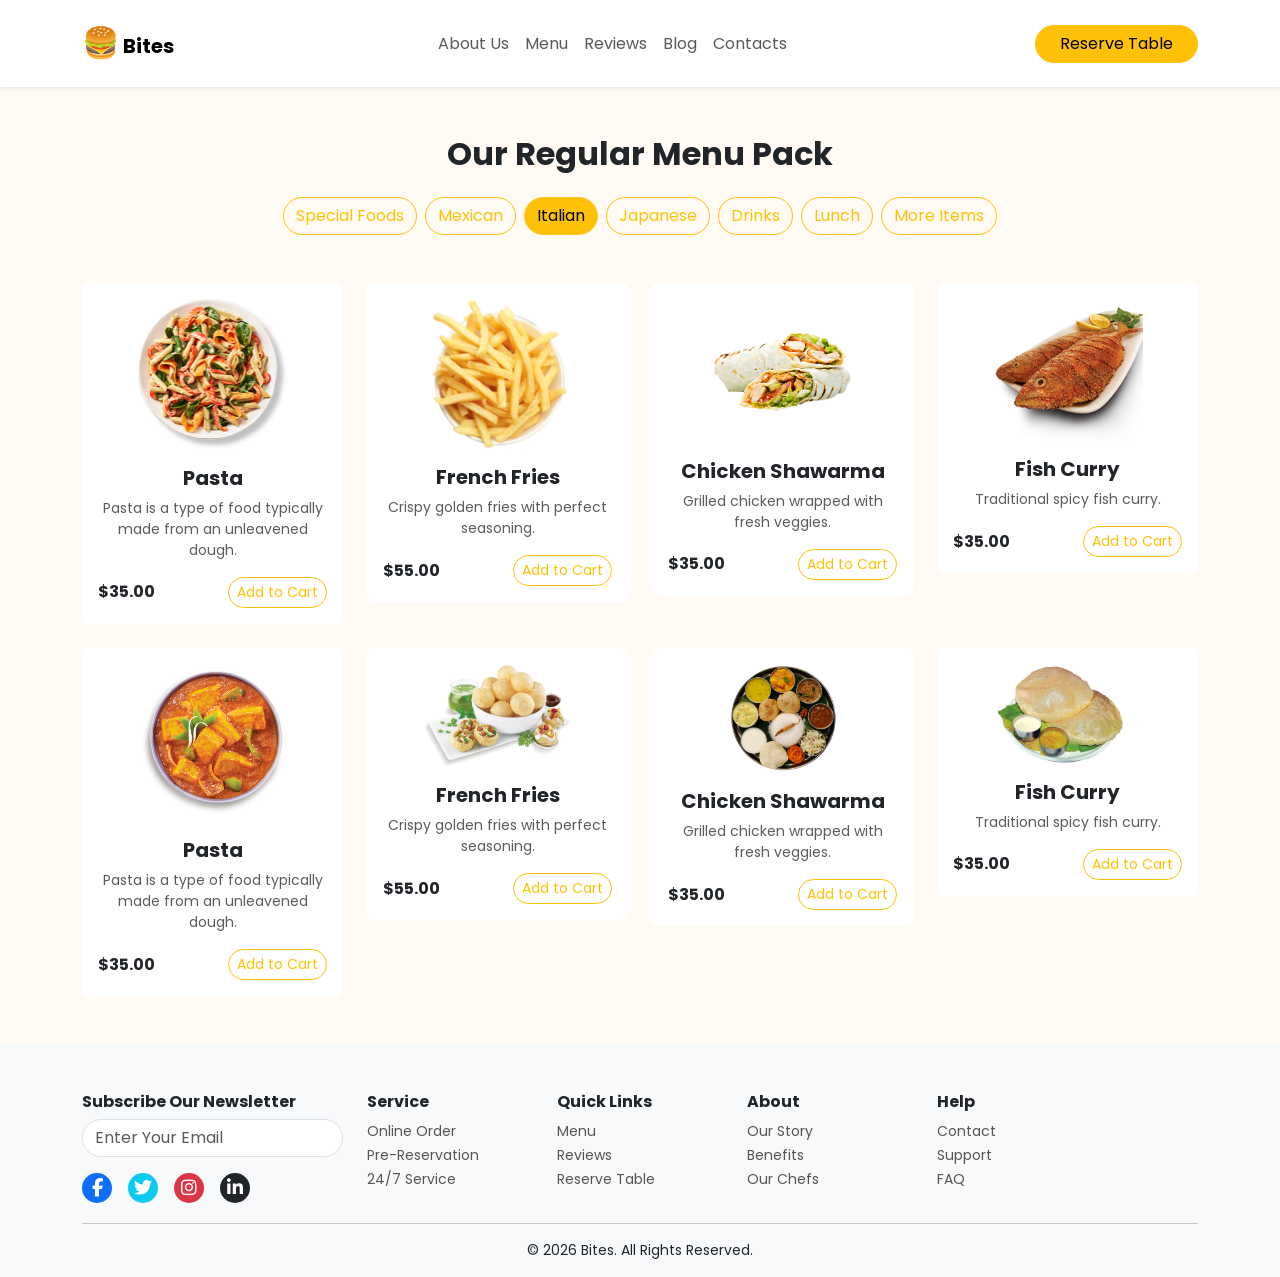
<file: Bootstrap exam/index.html>
<!DOCTYPE html>
<html lang="en">

<head>
    <meta charset="UTF-8">
    <meta name="viewport" content="width=device-width, initial-scale=1">
    <title>Food Menu</title>

    <link href="https://cdn.jsdelivr.net/npm/bootstrap@5.3.2/dist/css/bootstrap.min.css" rel="stylesheet">

    <link href="https://fonts.googleapis.com/css2?family=Poppins:wght@400;600;700&display=swap" rel="stylesheet">

    <link rel="stylesheet" href="https://cdnjs.cloudflare.com/ajax/libs/font-awesome/6.4.0/css/all.min.css">


    <link rel="stylesheet" href="style.css">

</head>

<body>

    <nav class="navbar navbar-expand-lg bg-white shadow-sm py-3">
        <div class="container">
            <a class="navbar-brand fw-bold" href="#"><span class="vadapau">🍔</span> Bites</a>

            <button class="navbar-toggler" data-bs-toggle="collapse" data-bs-target="#navMenu">
                <span class="navbar-toggler-icon"></span>
            </button>

            <div class="collapse navbar-collapse" id="navMenu">
                <ul class="navbar-nav mx-auto mb-2 mb-lg-0">
                    <li class="nav-item"><a class="nav-link" href="#">About Us</a></li>
                    <li class="nav-item"><a class="nav-link" href="#">Menu</a></li>
                    <li class="nav-item"><a class="nav-link" href="#">Reviews</a></li>
                    <li class="nav-item"><a class="nav-link" href="#">Blog</a></li>
                    <li class="nav-item"><a class="nav-link" href="#">Contacts</a></li>
                </ul>
                <a href="#" class="btn btn-warning rounded-pill px-4  btnhover">Reserve Table</a>
            </div>
        </div>
    </nav>
        
    <section class="py-5">
        <div class="container text-center">

            <h2 class="fw-bold mb-4">Our Regular Menu Pack</h2>

            
            <div class="d-flex flex-wrap justify-content-center gap-2 mb-5">
                <a href="index.html" class="text-decoration-none text-warning"><button class="btn btn-outline-warning rounded-pill category-btn">Special Foods</button></a>

                <a href="index.html" class="text-decoration-none text-warning"><button class="btn btn-outline-warning rounded-pill category-btn">Mexican</button></a>

                <a href="index.html" class="text-decoration-none text-warning"><button class="btn btn-warning rounded-pill category-btn active">Italian</button></a>

                <a href="index.html" class="text-decoration-none text-warning"><button class="btn btn-outline-warning rounded-pill category-btn">Japanese</button></a>

                <a href="index.html" class="text-decoration-none text-warning"><button class="btn btn-outline-warning rounded-pill category-btn">Drinks</button></a>
                
                <a href="index.html" class="text-decoration-none text-warning"><button class="btn btn-outline-warning rounded-pill category-btn">Lunch</button></a>

                <a href="index.html" class="text-decoration-none text-warning"><button class="btn btn-outline-warning rounded-pill category-btn">More Items</button></a>
            </div>

            
            <div class="row g-4">

                
                <div class="col-lg-3 col-md-6">
                    <div class="card menu-card border-0 p-3">
                        <img src="3.img/pngegg.png" class="img-fluid mx-auto" width="150">
                        <h5 class="fw-bold mt-3">Pasta</h5>
                        <p class="text-muted small">Pasta is a type of food typically made from an unleavened dough.</p>
                        <div class="d-flex justify-content-between align-items-center">
                            <span class="fw-bold">$35.00</span>
                            <button class="btn btn-outline-warning btn-sm rounded-pill btn-cart">Add to Cart</button>
                        </div>
                    </div>
                </div>

                <div class="col-lg-3 col-md-6">
                    <div class="card menu-card border-0 p-3">
                        <img src="3.img/pngegg 2.png" class="img-fluid mx-auto" width="150">
                        <h5 class="fw-bold mt-3">French Fries</h5>
                        <p class="text-muted small">Crispy golden fries with perfect seasoning.</p>
                        <div class="d-flex justify-content-between align-items-center">
                            <span class="fw-bold">$55.00</span>
                            <button class="btn btn-outline-warning btn-sm rounded-pill btn-cart">Add to Cart</button>
                        </div>
                    </div>
                </div>

                <div class="col-lg-3 col-md-6">
                    <div class="card menu-card border-0 p-3">
                        <img src="3.img/pngegg 3.png" class="img-fluid mx-auto" width="150">
                        <h5 class="fw-bold mt-3">Chicken Shawarma</h5>
                        <p class="text-muted small">Grilled chicken wrapped with fresh veggies.</p>
                        <div class="d-flex justify-content-between align-items-center">
                            <span class="fw-bold">$35.00</span>
                            <button class="btn btn-outline-warning btn-sm rounded-pill btn-cart">Add to Cart</button>
                        </div>
                    </div>
                </div>

                <div class="col-lg-3 col-md-6">
                    <div class="card menu-card border-0 p-3">
                        <img src="3.img/pngegg 4.png" class="img-fluid mx-auto" width="150">
                        <h5 class="fw-bold mt-3">Fish Curry</h5>
                        <p class="text-muted small">Traditional spicy fish curry.</p>
                        <div class="d-flex justify-content-between align-items-center">
                            <span class="fw-bold">$35.00</span>
                            <button class="btn btn-outline-warning btn-sm rounded-pill btn-cart">Add to Cart</button>
                        </div>
                    </div>
                </div>
                <div class="col-lg-3 col-md-6">
                    <div class="card menu-card border-0 p-3">
                        <img src="3.img/pngegg 5.png" class="img-fluid mx-auto" width="150">
                        <h5 class="fw-bold mt-3">Pasta</h5>
                        <p class="text-muted small">Pasta is a type of food typically made from an unleavened dough.</p>
                        <div class="d-flex justify-content-between align-items-center">
                            <span class="fw-bold">$35.00</span>
                            <button class="btn btn-outline-warning btn-sm rounded-pill btn-cart">Add to Cart</button>
                        </div>
                    </div>
                </div>

                <div class="col-lg-3 col-md-6">
                    <div class="card menu-card border-0 p-3">
                        <img src="3.img/pngegg 6.png" class="img-fluid mx-auto" width="150">
                        <h5 class="fw-bold mt-3">French Fries</h5>
                        <p class="text-muted small">Crispy golden fries with perfect seasoning.</p>
                        <div class="d-flex justify-content-between align-items-center">
                            <span class="fw-bold">$55.00</span>
                            <button class="btn btn-outline-warning btn-sm rounded-pill btn-cart">Add to Cart</button>
                        </div>
                    </div>
                </div>

                <div class="col-lg-3 col-md-6">
                    <div class="card menu-card border-0 p-3">
                        <img src="3.img/pngegg 7.png" class="img-fluid mx-auto" width="150">
                        <h5 class="fw-bold mt-3">Chicken Shawarma</h5>
                        <p class="text-muted small">Grilled chicken wrapped with fresh veggies.</p>
                        <div class="d-flex justify-content-between align-items-center">
                            <span class="fw-bold">$35.00</span>
                            <button class="btn btn-outline-warning btn-sm rounded-pill btn-cart">Add to Cart</button>
                        </div>
                    </div>
                </div>

                <div class="col-lg-3 col-md-6">
                    <div class="card menu-card border-0 p-3">
                        <img src="3.img/pngegg 8.png" class="img-fluid mx-auto" width="150">
                        <h5 class="fw-bold mt-3">Fish Curry</h5>
                        <p class="text-muted small">Traditional spicy fish curry.</p>
                        <div class="d-flex justify-content-between align-items-center">
                            <span class="fw-bold">$35.00</span>
                            <button class="btn btn-outline-warning btn-sm rounded-pill btn-cart">Add to Cart</button>
                        </div>
                    </div>
                </div>

            </div>
        </div>
    </section>


    <footer class="bg-light pt-5">
        <div class="container">
            <div class="row gy-4">


                <div class="col-lg-3 col-md-6">
                    <h6 class="fw-bold">Subscribe Our Newsletter</h6>
                    <input type="email" class="form-control rounded-pill my-2" placeholder="Enter Your Email">

                    <div class="d-flex gap-3 mt-3">
                        <a href="#" class="social-icon bg-primary text-white"><i class="fab fa-facebook-f"></i></a>
                        <a href="#" class="social-icon bg-info text-white"><i class="fab fa-twitter"></i></a>
                        <a href="#" class="social-icon bg-danger text-white"><i class="fab fa-instagram"></i></a>
                        <a href="#" class="social-icon bg-dark text-white"><i class="fab fa-linkedin-in"></i></a>
                    </div>

                </div>


                <div class="col-lg-2 col-md-6">
                    <h6 class="fw-bold">Service</h6>
                    <ul class="list-unstyled footer-links">
                        <li><a href="#">Online Order</a></li>
                        <li><a href="#">Pre-Reservation</a></li>
                        <li><a href="#">24/7 Service</a></li>
                    </ul>
                </div>


                <div class="col-lg-2 col-md-6">
                    <h6 class="fw-bold">Quick Links</h6>
                    <ul class="list-unstyled footer-links">
                        <li><a href="#">Menu</a></li>
                        <li><a href="#">Reviews</a></li>
                        <li><a href="#">Reserve Table</a></li>
                    </ul>
                </div>


                <div class="col-lg-2 col-md-6">
                    <h6 class="fw-bold">About</h6>
                    <ul class="list-unstyled footer-links">
                        <li><a href="#">Our Story</a></li>
                        <li><a href="#">Benefits</a></li>
                        <li><a href="#">Our Chefs</a></li>
                    </ul>
                </div>


                <div class="col-lg-2 col-md-6">
                    <h6 class="fw-bold">Help</h6>
                    <ul class="list-unstyled footer-links">
                        <li><a href="#">Contact</a></li>
                        <li><a href="#">Support</a></li>
                        <li><a href="#">FAQ</a></li>
                    </ul>
                </div>

            </div>

            <hr>
            <p class="text-center small mb-0 pb-3">
                © 2026 Bites. All Rights Reserved.
            </p>
        </div>
    </footer>



    <script src="https://cdn.jsdelivr.net/npm/bootstrap@5.3.2/dist/js/bootstrap.bundle.min.js"></script>

</body>

</html>
</file>
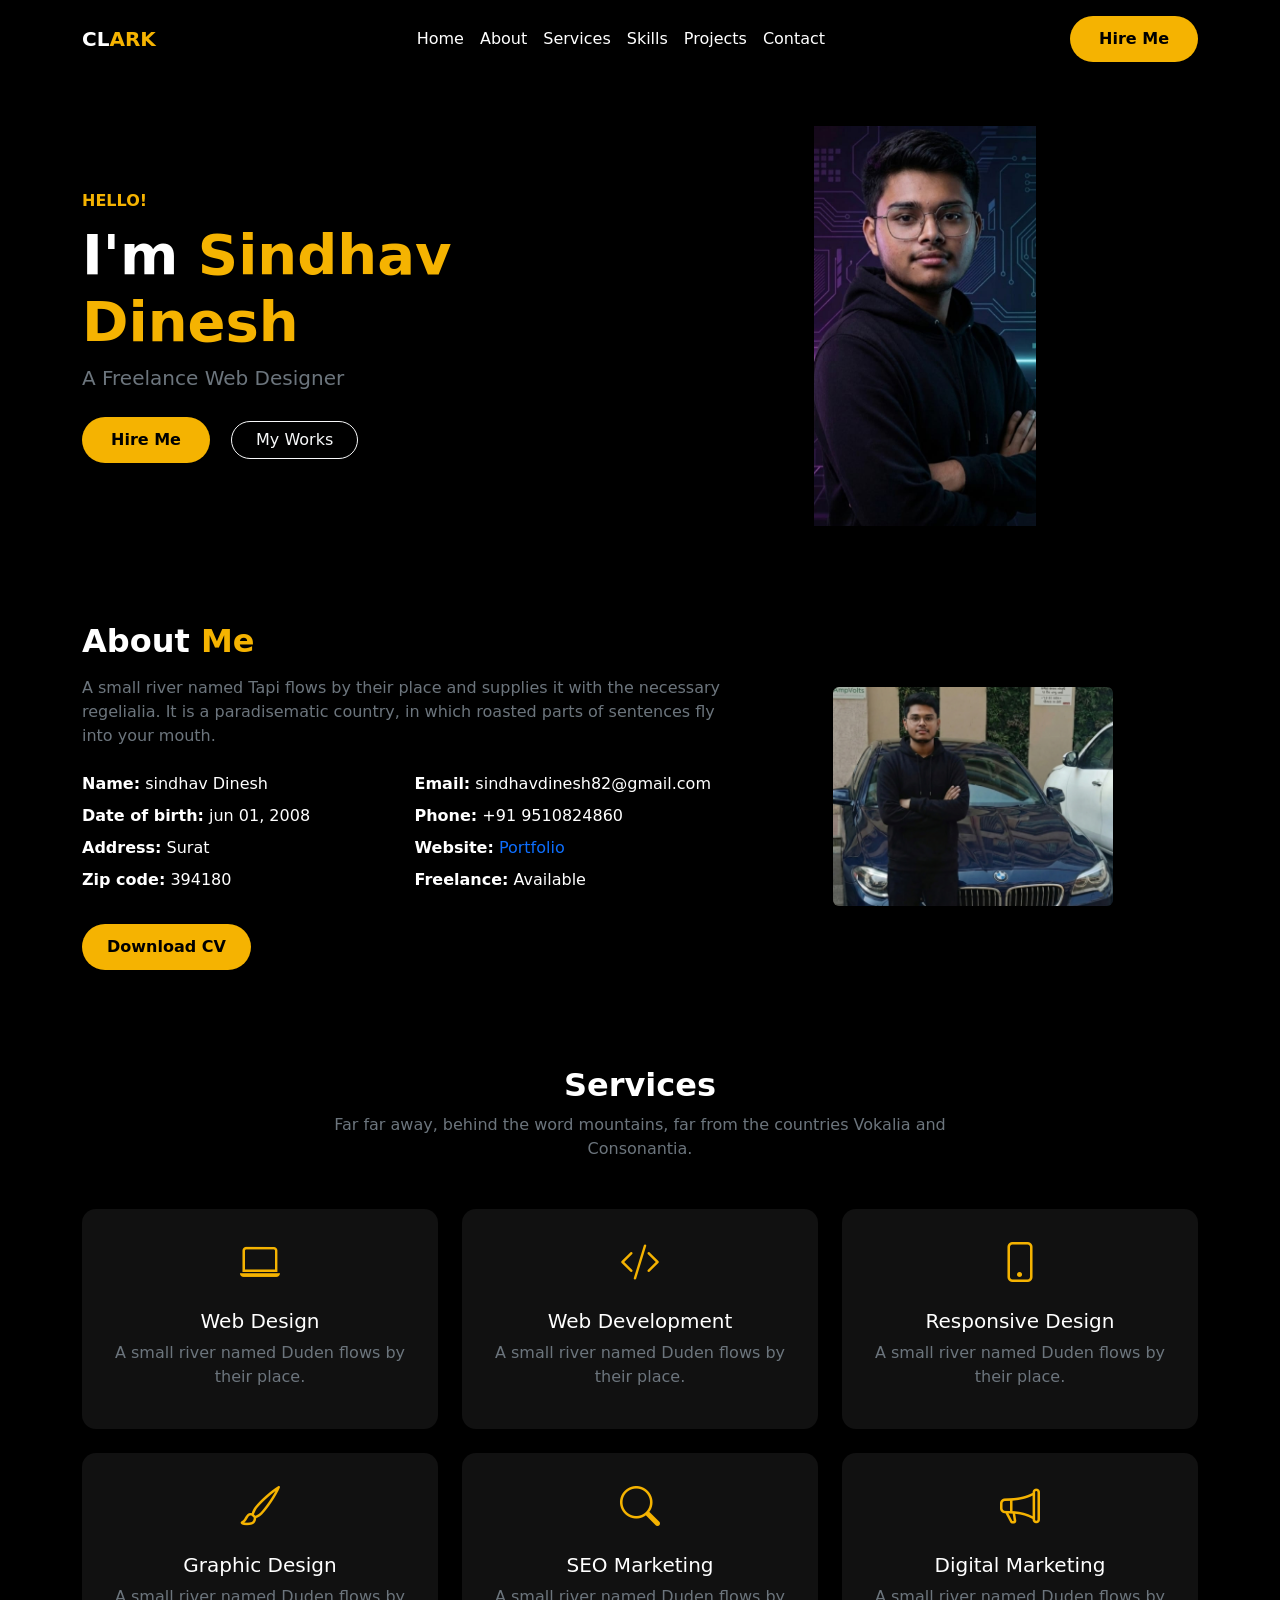
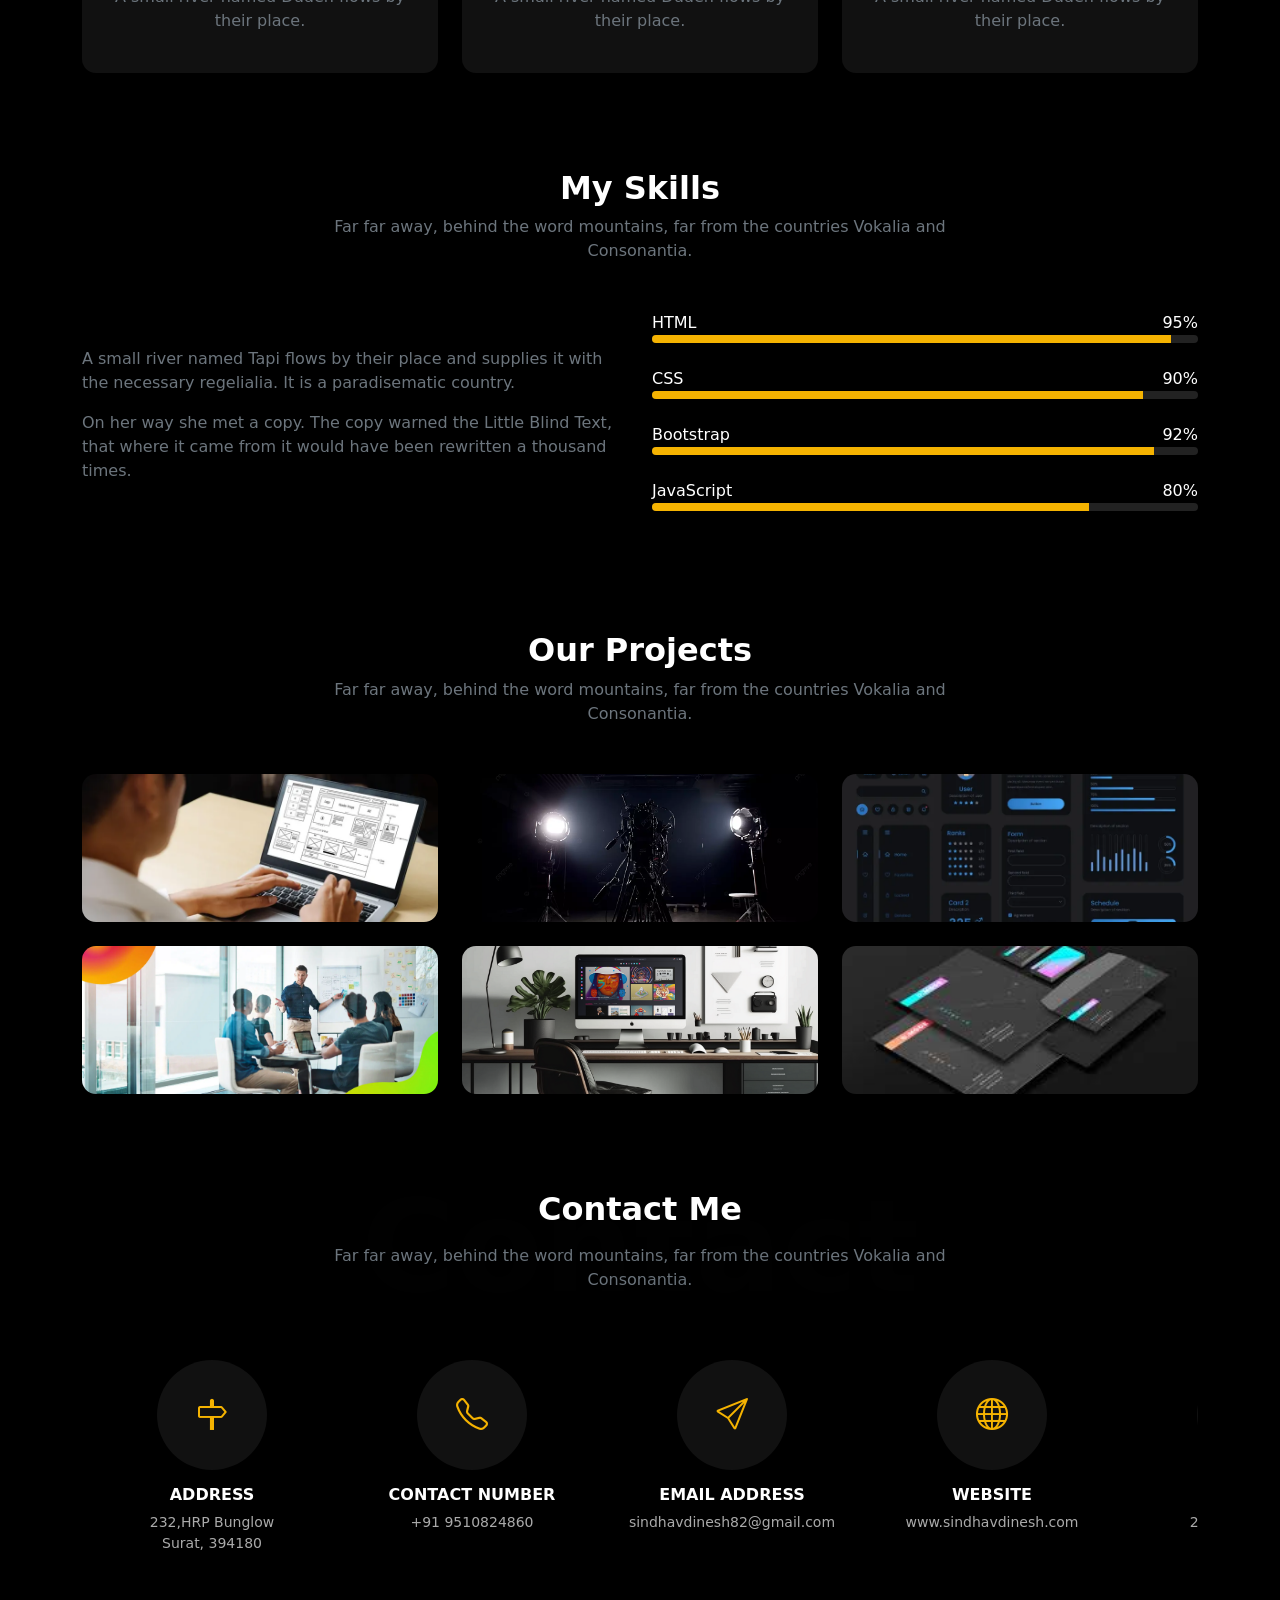
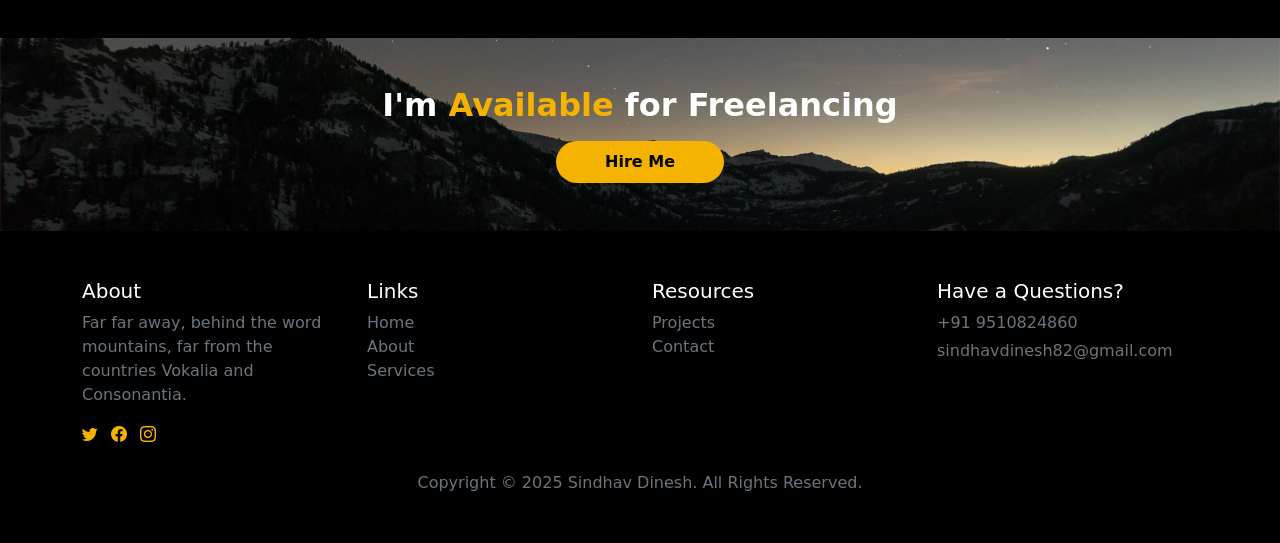
<file: Bootstrap portfolio min/html/index.html>
<!DOCTYPE html>
<html lang="en">

<head>
    <meta charset="UTF-8">
    <title>Project 2</title>
    <meta name="viewport" content="width=device-width, initial-scale=1">


    <link href="https://cdn.jsdelivr.net/npm/bootstrap@5.3.3/dist/css/bootstrap.min.css" rel="stylesheet">
    <link href="https://cdn.jsdelivr.net/npm/bootstrap-icons/font/bootstrap-icons.css" rel="stylesheet">

    <link rel="stylesheet" href="../css/one.css">

</head>

<body>


    <nav class="navbar navbar-expand-lg navbar-dark py-3" id="home">
        <div class="container">
            <a class="navbar-brand fw-bold" href="index.html">
                CL<span class="text-yellow">ARK</span>
            </a>

            <button class="navbar-toggler" type="button" data-bs-toggle="collapse" data-bs-target="#menu">
                <span class="navbar-toggler-icon"></span>
            </button>

            <div class="collapse navbar-collapse justify-content-center" id="menu">
                <ul class="navbar-nav mb-2 mb-lg-0">
                    <li class="nav-item"><a class="nav-link active" href="#home">Home</a></li>
                    <li class="nav-item"><a class="nav-link" href="#about">About</a></li>
                    <li class="nav-item"><a class="nav-link" href="#services">Services</a></li>
                    <li class="nav-item"><a class="nav-link" href="#skills">Skills</a></li>
                    <li class="nav-item"><a class="nav-link" href="#project">Projects</a></li>
                    <li class="nav-item"><a class="nav-link" href="#contact">Contact</a></li>
                </ul>
            </div>

            <a class="btn btn-yellow d-none d-lg-block">Hire Me</a>
        </div>
    </nav>


    <section class="container py-5">
        <div class="row align-items-center fade-up">


            <div class="col-lg-6">
                <span class="text-yellow fw-semibold">HELLO!</span>
                <h1 class="display-4 fw-bold mt-2">
                    I'm <span class="text-yellow">Sindhav Dinesh</span>
                </h1>
                <p class="text-secondary fs-5">
                    A Freelance Web Designer
                </p>

                <div class="mt-4">
                    <a class="btn btn-yellow me-3">Hire Me</a>
                    <a class="btn btn-outline-light rounded-pill px-4" href="#project">My Works</a>
                </div>
            </div>


            <div class="col-lg-6 text-center mt-5 mt-lg-0">
                <img src="../img/me.jpeg" class="img-fluid" style="max-height:400px;">
            </div>

        </div>
    </section>


    <section class="container py-5" id="about">
        <div class="row align-items-center fade-up">


            <div class="col-lg-5 text-center mb-4 mb-lg-0 order-last">
                <img src="../img/me2.png" class="img-fluid w-100 rounded" style="max-width: 280px;">
            </div>


            <div class="col-lg-7">

                <h2 class="fw-bold mb-3">
                    About <span class="text-yellow">Me</span>
                </h2>

                <p class="text-secondary mb-4">
                    A small river named Tapi flows by their place and supplies it with the
                    necessary regelialia. It is a paradisematic country, in which roasted
                    parts of sentences fly into your mouth.
                </p>


                <div class="row mb-4">
                    <div class="col-sm-6">
                        <p class="mb-2"><strong>Name:</strong> sindhav Dinesh</p>
                        <p class="mb-2"><strong>Date of birth:</strong> jun 01, 2008</p>
                        <p class="mb-2"><strong>Address:</strong> Surat</p>
                        <p class="mb-2"><strong>Zip code:</strong> 394180</p>
                    </div>

                    <div class="col-sm-6">
                        <p class="mb-2"><strong>Email:</strong> sindhavdinesh82@gmail.com</p>
                        <p class="mb-2"><strong>Phone:</strong> +91 9510824860</p>
                        <p class="mb-2"><strong>Website:</strong> <a href="index.html" class=" text-decoration-none"
                                target="_blank"> Portfolio</a></p>
                        <p class="mb-2"><strong>Freelance:</strong> Available</p>
                    </div>
                </div>


                <a href="#" class="btn btn-yellow px-4">Download CV</a>

            </div>
        </div>
    </section>


    <section class="container py-5" id="services">


        <div class="text-center mb-5 fade-up">
            <h2 class="fw-bold">Services</h2>
            <p class="text-secondary col-lg-7 mx-auto">
                Far far away, behind the word mountains, far from the countries
                Vokalia and Consonantia.
            </p>
        </div>


        <div class="row g-4">


            <div class="col-md-6 col-lg-4">
                <div class="service-card text-center p-4 fade-up h-100">
                    <i class="bi bi-laptop fs-1 text-yellow"></i>
                    <h5 class="mt-3">Web Design</h5>
                    <p class="text-secondary mt-2">
                        A small river named Duden flows by their place.
                    </p>
                </div>
            </div>


            <div class="col-md-6 col-lg-4">
                <div class="service-card text-center p-4 fade-up h-100">
                    <i class="bi bi-code-slash fs-1 text-yellow"></i>
                    <h5 class="mt-3">Web Development</h5>
                    <p class="text-secondary mt-2">
                        A small river named Duden flows by their place.
                    </p>
                </div>
            </div>


            <div class="col-md-6 col-lg-4">
                <div class="service-card text-center p-4 fade-up h-100">
                    <i class="bi bi-phone fs-1 text-yellow"></i>
                    <h5 class="mt-3">Responsive Design</h5>
                    <p class="text-secondary mt-2">
                        A small river named Duden flows by their place.
                    </p>
                </div>
            </div>


            <div class="col-md-6 col-lg-4">
                <div class="service-card text-center p-4 fade-up h-100">
                    <i class="bi bi-brush fs-1 text-yellow"></i>
                    <h5 class="mt-3">Graphic Design</h5>
                    <p class="text-secondary mt-2">
                        A small river named Duden flows by their place.
                    </p>
                </div>
            </div>


            <div class="col-md-6 col-lg-4">
                <div class="service-card text-center p-4 fade-up h-100">
                    <i class="bi bi-search fs-1 text-yellow"></i>
                    <h5 class="mt-3">SEO Marketing</h5>
                    <p class="text-secondary mt-2">
                        A small river named Duden flows by their place.
                    </p>
                </div>
            </div>


            <div class="col-md-6 col-lg-4">
                <div class="service-card text-center p-4 fade-up h-100">
                    <i class="bi bi-megaphone fs-1 text-yellow"></i>
                    <h5 class="mt-3">Digital Marketing</h5>
                    <p class="text-secondary mt-2">
                        A small river named Duden flows by their place.
                    </p>
                </div>
            </div>

        </div>
    </section>


    <section class="container py-5" id="skills">


        <div class="text-center mb-5 fade-up">
            <h2 class="fw-bold">My Skills</h2>
            <p class="text-secondary col-lg-7 mx-auto">
                Far far away, behind the word mountains, far from the countries
                Vokalia and Consonantia.
            </p>
        </div>

        <div class="row align-items-center">


            <div class="col-lg-6 fade-up">
                <p class="text-secondary">
                    A small river named Tapi flows by their place and supplies it with the
                    necessary regelialia. It is a paradisematic country.
                </p>

                <p class="text-secondary">
                    On her way she met a copy. The copy warned the Little Blind Text, that
                    where it came from it would have been rewritten a thousand times.
                </p>
            </div>


            <div class="col-lg-6">


                <div class="mb-4 fade-up">
                    <div class="d-flex justify-content-between">
                        <span>HTML</span>
                        <span>95%</span>
                    </div>
                    <div class="progress">
                        <div class="progress-bar skill-95"></div>
                    </div>
                </div>


                <div class="mb-4 fade-up">
                    <div class="d-flex justify-content-between">
                        <span>CSS</span>
                        <span>90%</span>
                    </div>
                    <div class="progress">
                        <div class="progress-bar skill-90"></div>
                    </div>
                </div>


                <div class="mb-4 fade-up">
                    <div class="d-flex justify-content-between">
                        <span>Bootstrap</span>
                        <span>92%</span>
                    </div>
                    <div class="progress">
                        <div class="progress-bar skill-92"></div>
                    </div>
                </div>


                <div class="mb-4 fade-up">
                    <div class="d-flex justify-content-between">
                        <span>JavaScript</span>
                        <span>80%</span>
                    </div>
                    <div class="progress">
                        <div class="progress-bar skill-80"></div>
                    </div>
                </div>

            </div>
        </div>
    </section>


    <section class="container py-5 eimage" id="project">


        <div class="text-center mb-5 fade-up">
            <h2 class="fw-bold">Our Projects</h2>
            <p class="text-secondary col-lg-7 mx-auto">
                Far far away, behind the word mountains, far from the countries
                Vokalia and Consonantia.
            </p>
        </div>


        <div class="row g-4">


            <div class="col-md-6 col-lg-4">
                <div class="project-card fade-up">
                    <a href="index.html" target="_blank">
                        <img src="../img/pr6.webp" class="img-fluid w-100">
                        <div class="project-overlay d-flex align-items-center justify-content-center">
                            <div class="text-center">
                                <h5 class="text-white">Branding</h5>
                                <span class="text-yellow">Web Design</span>
                            </div>
                        </div>
                    </a>
                </div>
            </div>


            <div class="col-md-6 col-lg-4">
                <div class="project-card fade-up">
                    <a href="index.html" target="_blank">
                        <img src="../img/pr1.webp" class="img-fluid w-100">
                        <div class="project-overlay d-flex align-items-center justify-content-center">
                            <div class="text-center">
                                <h5 class="text-white">Photography</h5>
                                <span class="text-yellow">Creative</span>
                            </div>
                        </div>
                    </a>
                </div>
            </div>


            <div class="col-md-6 col-lg-4">
                <div class="project-card fade-up">
                    <a href="index.html" target="_blank">
                        <img src="../img/pr3.webp" class="img-fluid w-100">
                        <div class="project-overlay d-flex align-items-center justify-content-center">
                            <div class="text-center">
                                <h5 class="text-white">Application</h5>
                                <span class="text-yellow">Development</span>
                            </div>
                        </div>
                    </a>
                </div>
            </div>


            <div class="col-md-6 col-lg-4">
                <div class="project-card fade-up">
                    <a href="index.html" target="_blank">

                        <img src="../img/pr5.webp" class="img-fluid w-100">
                        <div class="project-overlay d-flex align-items-center justify-content-center">
                            <div class="text-center">
                                <h5 class="text-white">Marketing</h5>
                                <span class="text-yellow">SEO</span>
                            </div>
                        </div>
                    </a>
                </div>
            </div>


            <div class="col-md-6 col-lg-4">
                <div class="project-card fade-up">
                    <a href="index.html" target="_blank">

                        <img src="../img/pr7.png" class="img-fluid w-100">
                        <div class="project-overlay d-flex align-items-center justify-content-center">
                            <div class="text-center">
                                <h5 class="text-white">UI / UX</h5>
                                <span class="text-yellow">Design</span>
                            </div>
                        </div>
                    </a>
                </div>
            </div>


            <div class="col-md-6 col-lg-4">
                <div class="project-card fade-up">
                    <a href="index.html" target="_blank">

                        <img src="../img/pr10" class="img-fluid w-100">
                        <div class="project-overlay d-flex align-items-center justify-content-center">
                            <div class="text-center">
                                <h5 class="text-white">Brand Identity</h5>
                                <span class="text-yellow">Creative</span>
                            </div>
                        </div>
                    </a>
                </div>
            </div>

        </div>
    </section>


    <section class="contact-section py-5 text-center" id="contact">

        <div class="container">

            <div class="position-relative mb-5">
                <h1 class="display-1 fw-bold text-muted contact-bg">Contact</h1>
                <h2 class="fw-bold contact-title">Contact Me</h2>
                <p class="text-secondary col-lg-7 mx-auto mt-3">
                    Far far away, behind the word mountains, far from the countries
                    Vokalia and Consonantia.
                </p>
            </div>

            <div class="contact-carousel">
                <div class="carousel-track">

                    <div class="contact-item">
                        <div class="icon-circle">
                            <i class="bi bi-signpost"></i>
                        </div>
                        <h6>ADDRESS</h6>
                        <p>232,HRP Bunglow<br>Surat, 394180</p>
                    </div>

                    <div class="contact-item">
                        <div class="icon-circle">
                            <i class="bi bi-telephone"></i>
                        </div>
                        <h6>CONTACT NUMBER</h6>
                        <p>+91 9510824860</p>
                    </div>

                    <div class="contact-item">
                        <div class="icon-circle">
                            <i class="bi bi-send"></i>
                        </div>
                        <h6>EMAIL ADDRESS</h6>
                        <p>sindhavdinesh82@gmail.com</p>
                    </div>

                    <div class="contact-item">
                        <div class="icon-circle">
                            <i class="bi bi-globe"></i>
                        </div>
                        <h6>WEBSITE</h6>
                        <p>www.sindhavdinesh.com</p>
                    </div>

                    <div class="contact-item">
                        <div class="icon-circle">
                            <i class="bi bi-signpost"></i>
                        </div>
                        <h6>ADDRESS</h6>
                        <p>232,HRP Bunglow<br>Surat, 394180</p>
                    </div>

                    <div class="contact-item">
                        <div class="icon-circle">
                            <i class="bi bi-telephone"></i>
                        </div>
                        <h6>CONTACT NUMBER</h6>
                        <p>+91 9510824860</p>
                    </div>

                    <div class="contact-item">
                        <div class="icon-circle">
                            <i class="bi bi-send"></i>
                        </div>
                        <h6>EMAIL ADDRESS</h6>
                        <p>sindhavdinesh82@gmail.com</p>
                    </div>

                    <div class="contact-item">
                        <div class="icon-circle">
                            <i class="bi bi-globe"></i>
                        </div>
                        <h6>WEBSITE</h6>
                        <p>www.sindhavdinesh.com</p>
                    </div>




                </div>
            </div>

        </div>

    </section>

    <section class="py-5 text-center h-im">
        <div class="container ">
            <h2 class="fw-bold mb-3">I'm <span class="text-yellow">Available</span> for Freelancing</h2>

            <a href="#contact" class="btn btn-yellow px-5 py-2">Hire Me</a>
        </div>
    </section>


    <footer class="py-5 text-white" style="background:#000;">
        <div class="container">
            <div class="row g-4">

                <div class="col-md-3">
                    <h5>About</h5>
                    <p class="text-secondary">
                        Far far away, behind the word mountains, far from the countries Vokalia and Consonantia.
                    </p>
                    <div class="social-links mt-3">
                        <a href="#" class="text-yellow me-2"><i class="bi bi-twitter"></i></a>
                        <a href="#" class="text-yellow me-2"><i class="bi bi-facebook"></i></a>
                        <a href="#" class="text-yellow me-2"><i class="bi bi-instagram"></i></a>
                    </div>
                </div>

                <div class="col-md-3">
                    <h5>Links</h5>
                    <ul class="list-unstyled text-secondary">
                        <li><a href="#home" class="text-secondary text-decoration-none">Home</a></li>
                        <li><a href="#about" class="text-secondary text-decoration-none">About</a></li>
                        <li><a href="#services" class="text-secondary text-decoration-none">Services</a></li>
                    </ul>
                </div>

                <div class="col-md-3">
                    <h5>Resources</h5>
                    <ul class="list-unstyled text-secondary">
                        <li><a href="#project" class="text-secondary text-decoration-none">Projects</a></li>
                        <li><a href="#contact" class="text-secondary text-decoration-none">Contact</a></li>
                    </ul>
                </div>

                <div class="col-md-3">
                    <h5>Have a Questions?</h5>
                    <p class="text-secondary mb-1">+91 9510824860</p>
                    <p class="text-secondary mb-1">sindhavdinesh82@gmail.com</p>
                </div>

            </div>

            <div class="text-center mt-4 text-secondary">
                Copyright &copy; 2025 Sindhav Dinesh. All Rights Reserved.
            </div>
        </div>
    </footer>


    <script src="https://cdn.jsdelivr.net/npm/bootstrap@5.3.3/dist/js/bootstrap.bundle.min.js"></script>
</body>

</html>
</file>
<file: Bootstrap exam/style.css>
body {
    font-family: 'Poppins', sans-serif;
    background: #fffaf3;
}

.vadapau {
    font-size: 30px;
}


#navMenu ul a {
    transition: all 0.4s ease-in-out;
}

#navMenu ul a:hover {
    border-radius: 20%;
    border-bottom: 2px solid black;
    border-top: 2px solid black;
}



/*  */


.menu-card {
    transition: all 0.4s ease;
}

.menu-card:hover {
    transform: translateY(-10px);
    box-shadow: 0 20px 40px rgba(0, 0, 0, 0.08);
}

.menu-card img {
    transition: transform 0.4s ease;
}

.menu-card:hover img {
    transform: scale(1.08);
}

.btn-cart {
    transition: all 0.3s ease;
}

.btn-cart:hover {
    background: #ffc107;
    color: #000;
}

.category-btn {
    transition: all 0.3s ease;
}

.category-btn:hover,
.category-btn.active {
    background: #ffc107;
    color: #000;
}


/*  */


.footer-links a {
    text-decoration: none;
    color: #555;
    font-size: 14px;
    display: inline-block;
    transition: all 0.3s ease;
}


.footer-links a:hover {
    color: #00c47a;
    transform: translateX(6px);
}

.social-icon {
    display: flex;
    align-items: center;
    justify-content: center;
    width: 30px;
    height: 30px;
    border-radius: 50%;
    font-size: 18px;
    transition: all 0.3s ease;
    text-decoration: none;
}

.social-icon:hover {
    transform: translateY(-5px) scale(1.1);
    box-shadow: 0 4px 12px rgba(0, 0, 0, 0.2);
    opacity: 0.9;
}

.menu-card:hover {
    transform: scale(1.05);
    box-shadow: 0 15px 25px rgba(0,0,0,0.4);
}
</file>
<file: Bootstrap portfolio min/css/one.css>
* {
    margin: 0;
    padding: 0;
    box-sizing: border-box;
}

body {
    background: #000;
    color: #fff;
    font-family: system-ui, -apple-system, BlinkMacSystemFont, "Segoe UI", sans-serif;
}

.text-yellow {
    color: #f5b301;
}

.fade-up {
    animation: fadeUp 1s ease;
}

@keyframes fadeUp {
    from {
        opacity: 0;
        transform: translateY(40px);
    }

    to {
        opacity: 1;
        transform: translateY(0);
    }
}

.btn-yellow {
    background: #f5b301;
    color: #000;
    border-radius: 30px;
    font-weight: 600;
    padding: 10px 28px;
    transition: 0.3s ease;
}

.btn-yellow:hover {
    background: #fff;
    color: #f5b301;
    transform: translateY(-3px);
    box-shadow: 0 6px 10px #f5b40198;
}

.nav-link {
    color: #fff !important;
    transition: 0.4s;
}

.nav-link:hover {
    color: #f5b301 !important;
    border-bottom: 2px solid #f5b301;
}

.service-card {
    background: #111;
    border-radius: 14px;
    transition: 0.4s ease;
}

.service-card:hover {
    transform: translateY(-12px);
    box-shadow: 0 15px 30px rgba(245, 179, 1, 0.25);
}

.service-card i {
    transition: transform 0.4s ease;
}

.service-card:hover i {
    transform: scale(1.2) rotate(5deg);
}

.progress {
    height: 8px;
    background: #222;
}

.progress-bar {
    background: #f5b301;
    animation: fillBar 2s forwards;
}

.skill-95 {
    width: 95%;
}

.skill-90 {
    width: 90%;
}

.skill-92 {
    width: 92%;
}

.skill-80 {
    width: 80%;
}

@keyframes fillBar {
    from {
        width: 0;
    }
}

.project-card {
    position: relative;
    overflow: hidden;
    border-radius: 14px;
}

.project-card img {
    transition: transform 0.5s ease;
}

.project-card:hover img {
    transform: scale(1.1);
}

.project-overlay {
    position: absolute;
    inset: 0;
    background: rgba(0, 0, 0, 0.7);
    opacity: 0;
    transition: 0.4s;
}

.project-card:hover .project-overlay {
    opacity: 1;
}

.eimage img {
    height: 148px;
    width: 240px;
    object-fit: cover;
}

.h-im {
    background-image: url('../img/bg_1.jpg');
    background-size: cover;
    background-position: center;
}

.contact-section {
    background: #000;
    overflow: hidden;
    position: relative;
}

.contact-bg {
    position: absolute;
    top: -20px;
    left: 50%;
    transform: translateX(-50%);
    opacity: 0.06;
    font-size: 8rem;
    white-space: nowrap;
}

.contact-title {
    position: relative;
    z-index: 1;
}

.contact-carousel {
    overflow: hidden;
    width: 100%;
}

.carousel-track {
    display: flex;
    width: max-content;
    animation: smoothScroll 15s linear infinite;
    will-change: transform;
}

.contact-item {
    min-width: 260px;
    text-align: center;
    padding: 20px;
}

.icon-circle {
    width: 110px;
    height: 110px;
    background: #111;
    border-radius: 50%;
    display: flex;
    align-items: center;
    justify-content: center;
    margin: auto;
    transition: 0.4s ease;
}

.icon-circle i {
    font-size: 32px;
    color: #f5b301;
}

.contact-item h6 {
    margin-top: 15px;
    font-weight: 600;
}

.contact-item p {
    color: #aaa;
    font-size: 14px;
    margin-top: 6px;
}

.contact-item:hover .icon-circle {
    transform: translateY(-10px);
    box-shadow: 0 15px 30px rgba(245, 179, 1, 0.3);
}

@keyframes smoothScroll {
    from {
        transform: translateX(0);
    }

    to {
        transform: translateX(-50%);
    }
}

footer a {
    color: #f5b301;
    text-decoration: none;
    transition: 0.3s;
}

footer a:hover {
    color: #fff !important;
    transform: translateY(-3px);
}

.social-links a {
    display: inline-block;
    transition: 0.3s;
}

.social-links a:hover {
    color: #fff;
    transform: translateY(-5px) scale(1.1);
}
</file>
